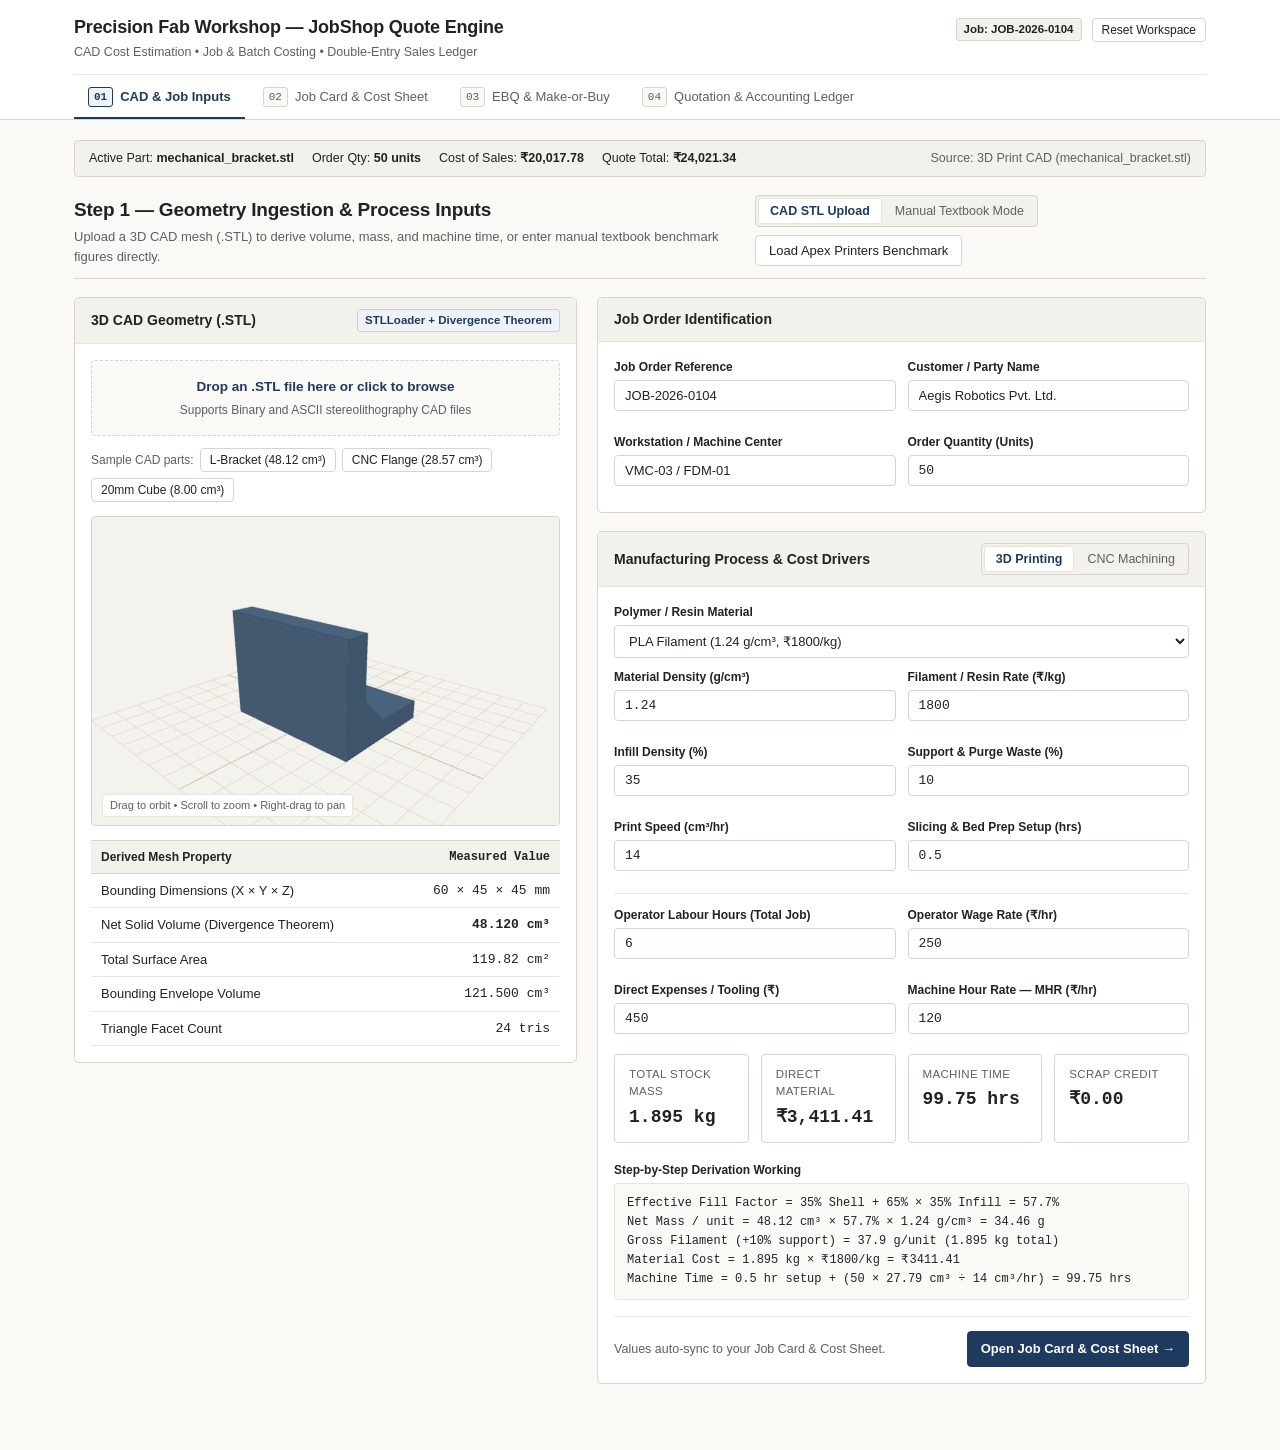
<file: index.html>
<!DOCTYPE html>
<html lang="en">
<head>
  <meta charset="UTF-8">
  <meta name="viewport" content="width=device-width, initial-scale=1.0">
  <title>Step 1: CAD &amp; Job Inputs — JobShop Quote Engine</title>
  <link rel="icon" type="image/svg+xml" href="data:image/svg+xml,<svg xmlns='http://www.w3.org/2000/svg' viewBox='0 0 24 24' fill='%231E3A5F'><rect width='24' height='24' rx='4'/><text x='50%25' y='56%25' dominant-baseline='middle' text-anchor='middle' fill='%23FAF9F6' font-family='monospace' font-size='12' font-weight='bold'>JS</text></svg>">
  <link rel="stylesheet" href="assets/css/styles.css">
</head>
<body>
  <header id="app-header" class="site-header"></header>

  <main class="page-container">
    <div id="job-status-bar" class="job-status-bar"></div>

    <div class="page-intro">
      <div>
        <h2>Step 1 &mdash; Geometry Ingestion &amp; Process Inputs</h2>
        <p>Upload a 3D CAD mesh (.STL) to derive volume, mass, and machine time, or enter manual textbook benchmark figures directly.</p>
      </div>
      <div class="toolbar-actions">
        <div class="segmented" role="group" aria-label="Input Mode">
          <button type="button" id="btn-mode-stl" class="active">CAD STL Upload</button>
          <button type="button" id="btn-mode-manual">Manual Textbook Mode</button>
        </div>
        <button type="button" class="btn" data-preset="apex_printers">Load Apex Printers Benchmark</button>
      </div>
    </div>

    <div class="grid-2-wide-right">
      <!-- LEFT COLUMN: CAD VIEWER OR MANUAL REFERENCE -->
      <div>
        <div id="panel-stl-left" class="card">
          <div class="card-header">
            <h3>3D CAD Geometry (.STL)</h3>
            <span class="badge badge-navy">STLLoader + Divergence Theorem</span>
          </div>
          <div class="card-body">
            <div id="stl-dropzone" class="dropzone" tabindex="0">
              <div class="dropzone-title">Drop an .STL file here or click to browse</div>
              <div class="dropzone-sub">Supports Binary and ASCII stereolithography CAD files</div>
              <input type="file" id="stl-file-input" accept=".stl,.STL" style="display:none">
            </div>

            <div class="sample-strip">
              <span>Sample CAD parts:</span>
              <button type="button" class="btn btn-sm" data-sample-stl="mechanical_bracket.stl">L-Bracket (48.12 cm&sup3;)</button>
              <button type="button" class="btn btn-sm" data-sample-stl="cnc_flange_housing.stl">CNC Flange (28.57 cm&sup3;)</button>
              <button type="button" class="btn btn-sm" data-sample-stl="calibration_cube.stl">20mm Cube (8.00 cm&sup3;)</button>
            </div>

            <div id="stl-error" class="callout callout-rust" style="display:none;"></div>

            <div id="stl-viewport" class="viewport-box">
              <div class="viewport-caption">Drag to orbit &bull; Scroll to zoom &bull; Right-drag to pan</div>
            </div>

            <div class="table-wrap" style="margin-top: 14px;">
              <table class="sheet">
                <thead>
                  <tr>
                    <th>Derived Mesh Property</th>
                    <th class="num">Measured Value</th>
                  </tr>
                </thead>
                <tbody id="mesh-metrics-body"></tbody>
              </table>
            </div>
          </div>
        </div>

        <div id="panel-manual-left" class="card" style="display:none;">
          <div class="card-header">
            <h3>Manual Textbook Audit Mode</h3>
            <span class="badge badge-forest">Direct Entry</span>
          </div>
          <div class="card-body">
            <div class="callout">
              Use Manual Input Mode when verifying against plain numerical cost accounting problems (such as <strong>R. L. Gupta</strong>, <strong>M. N. Arora</strong>, or classroom exercises) where Direct Material, Direct Labour, and Machine Hours are already specified.
            </div>
            <div class="field">
              <label>Quick Classroom &amp; Textbook Presets</label>
              <div class="toolbar-actions" style="margin-top: 4px;">
                <button type="button" class="btn" data-preset="apex_printers">Apex Printers (1,000 Brochures &rarr; ₹13,860)</button>
                <button type="button" class="btn" data-preset="vibrant_threads">Vibrant Threads (20% Sales Margin &rarr; ₹2 Cr)</button>
              </div>
            </div>
            <div class="kpi-grid-3" style="margin-top: 16px;">
              <div class="kpi-tile">
                <div class="kpi-label">Prime Cost</div>
                <div class="kpi-value" id="man-preview-prime">₹0.00</div>
              </div>
              <div class="kpi-tile">
                <div class="kpi-label">Works Cost</div>
                <div class="kpi-value" id="man-preview-works">₹0.00</div>
              </div>
              <div class="kpi-tile">
                <div class="kpi-label">Est. Quote</div>
                <div class="kpi-value" id="man-preview-quote">₹0.00</div>
              </div>
            </div>
          </div>
        </div>
      </div>

      <!-- RIGHT COLUMN: JOB ORDER META + PROCESS PHYSICS -->
      <div>
        <div class="card">
          <div class="card-header">
            <h3>Job Order Identification</h3>
          </div>
          <div class="card-body">
            <div class="form-grid">
              <div class="field">
                <label for="inp-job-id">Job Order Reference</label>
                <input type="text" id="inp-job-id">
              </div>
              <div class="field">
                <label for="inp-customer">Customer / Party Name</label>
                <input type="text" id="inp-customer">
              </div>
              <div class="field">
                <label for="inp-machine-center">Workstation / Machine Center</label>
                <input type="text" id="inp-machine-center">
              </div>
              <div class="field">
                <label for="inp-qty">Order Quantity (Units)</label>
                <input type="number" id="inp-qty" min="1" step="1">
              </div>
            </div>
          </div>
        </div>

        <!-- CAD PROCESS INPUTS -->
        <div id="panel-cad-process" class="card">
          <div class="card-header">
            <h3>Manufacturing Process &amp; Cost Drivers</h3>
            <div class="segmented" role="group" aria-label="Workshop Process">
              <button type="button" id="btn-proc-print" class="active">3D Printing</button>
              <button type="button" id="btn-proc-cnc">CNC Machining</button>
            </div>
          </div>
          <div class="card-body">
            <div id="fields-printing">
              <div class="field">
                <label for="sel-print-material">Polymer / Resin Material</label>
                <select id="sel-print-material"></select>
              </div>
              <div class="form-grid">
                <div class="field">
                  <label for="inp-print-density">Material Density (g/cm&sup3;)</label>
                  <input type="number" id="inp-print-density" step="0.01" min="0.1">
                </div>
                <div class="field">
                  <label for="inp-print-rate">Filament / Resin Rate (₹/kg)</label>
                  <input type="number" id="inp-print-rate" step="10" min="0">
                </div>
                <div class="field">
                  <label for="inp-infill">Infill Density (%)</label>
                  <input type="number" id="inp-infill" step="5" min="5" max="100">
                </div>
                <div class="field">
                  <label for="inp-support">Support &amp; Purge Waste (%)</label>
                  <input type="number" id="inp-support" step="1" min="0" max="100">
                </div>
                <div class="field">
                  <label for="inp-dep-rate">Print Speed (cm&sup3;/hr)</label>
                  <input type="number" id="inp-dep-rate" step="1" min="1">
                </div>
                <div class="field">
                  <label for="inp-print-setup">Slicing &amp; Bed Prep Setup (hrs)</label>
                  <input type="number" id="inp-print-setup" step="0.1" min="0">
                </div>
              </div>
            </div>

            <div id="fields-cnc" style="display:none;">
              <div class="field">
                <label for="sel-cnc-material">Raw Stock Billet Material</label>
                <select id="sel-cnc-material"></select>
              </div>
              <div class="form-grid">
                <div class="field">
                  <label for="inp-cnc-density">Alloy Density (g/cm&sup3;)</label>
                  <input type="number" id="inp-cnc-density" step="0.01" min="0.1">
                </div>
                <div class="field">
                  <label for="inp-cnc-rate">Billet Stock Rate (₹/kg)</label>
                  <input type="number" id="inp-cnc-rate" step="10" min="0">
                </div>
                <div class="field">
                  <label for="inp-cnc-scrap">Chip Scrap Recovery (₹/kg)</label>
                  <input type="number" id="inp-cnc-scrap" step="5" min="0">
                </div>
                <div class="field">
                  <label for="inp-cnc-allowance">Stock Billet Allowance (mm)</label>
                  <input type="number" id="inp-cnc-allowance" step="1" min="0">
                </div>
                <div class="field">
                  <label for="inp-cnc-mrr">Metal Removal Rate (cm&sup3;/hr)</label>
                  <input type="number" id="inp-cnc-mrr" step="1" min="1">
                </div>
                <div class="field">
                  <label for="inp-cnc-setup">CAM &amp; Fixture Setup (hrs)</label>
                  <input type="number" id="inp-cnc-setup" step="0.1" min="0">
                </div>
              </div>
            </div>

            <hr style="border:0; border-top:1px solid var(--border-light); margin: 12px 0;">

            <div class="form-grid">
              <div class="field">
                <label for="inp-labour-hrs">Operator Labour Hours (Total Job)</label>
                <input type="number" id="inp-labour-hrs" step="0.5" min="0">
              </div>
              <div class="field">
                <label for="inp-labour-rate">Operator Wage Rate (₹/hr)</label>
                <input type="number" id="inp-labour-rate" step="10" min="0">
              </div>
              <div class="field">
                <label for="inp-direct-exp">Direct Expenses / Tooling (₹)</label>
                <input type="number" id="inp-direct-exp" step="10" min="0">
              </div>
              <div class="field">
                <label for="inp-mhr">Machine Hour Rate — MHR (₹/hr)</label>
                <input type="number" id="inp-mhr" step="5" min="0">
              </div>
            </div>

            <div class="kpi-grid" style="margin-top: 10px;">
              <div class="kpi-tile">
                <div class="kpi-label">Total Stock Mass</div>
                <div class="kpi-value" id="out-mass-kg">0.000 kg</div>
              </div>
              <div class="kpi-tile">
                <div class="kpi-label">Direct Material</div>
                <div class="kpi-value" id="out-mat-cost">₹0.00</div>
              </div>
              <div class="kpi-tile">
                <div class="kpi-label">Machine Time</div>
                <div class="kpi-value" id="out-mach-hrs">0.00 hrs</div>
              </div>
              <div class="kpi-tile">
                <div class="kpi-label">Scrap Credit</div>
                <div class="kpi-value" id="out-scrap-credit">₹0.00</div>
              </div>
            </div>

            <div class="field" style="margin-top: 8px;">
              <label>Step-by-Step Derivation Working</label>
              <div id="cad-working-box" class="working-box"></div>
            </div>

            <div class="section-actions">
              <span class="muted-note">Values auto-sync to your Job Card &amp; Cost Sheet.</span>
              <a href="costing.html" class="btn btn-primary">Open Job Card &amp; Cost Sheet &rarr;</a>
            </div>
          </div>
        </div>

        <!-- MANUAL TEXTBOOK PROCESS INPUTS -->
        <div id="panel-manual-process" class="card" style="display:none;">
          <div class="card-header">
            <h3>Manual Direct Costs &amp; Machine Hours</h3>
          </div>
          <div class="card-body">
            <div class="form-grid">
              <div class="field">
                <label for="man-qty">Job Batch Quantity (Units)</label>
                <input type="number" id="man-qty" min="1" step="1">
              </div>
              <div class="field">
                <label for="man-dm">Direct Materials Consumed (₹)</label>
                <input type="number" id="man-dm" step="10" min="0">
              </div>
              <div class="field">
                <label for="man-scrap">Scrap Realized Credit (₹)</label>
                <input type="number" id="man-scrap" step="10" min="0">
              </div>
              <div class="field">
                <label for="man-de">Direct Expenses (₹)</label>
                <input type="number" id="man-de" step="10" min="0">
              </div>
              <div class="field">
                <label for="man-dl-hrs">Direct Labour Hours</label>
                <input type="number" id="man-dl-hrs" step="1" min="0">
              </div>
              <div class="field">
                <label for="man-dl-rate">Labour Wage Rate (₹/hr)</label>
                <input type="number" id="man-dl-rate" step="1" min="0">
              </div>
              <div class="field">
                <label for="man-mach-hrs">Machine Hours</label>
                <input type="number" id="man-mach-hrs" step="0.5" min="0">
              </div>
              <div class="field">
                <label for="man-mhr">Machine Hour Rate (₹/hr)</label>
                <input type="number" id="man-mhr" step="5" min="0">
              </div>
            </div>

            <div class="section-actions">
              <span class="muted-note">Configure overheads and profit on the next page.</span>
              <a href="costing.html" class="btn btn-primary">Open Job Card &amp; Cost Sheet &rarr;</a>
            </div>
          </div>
        </div>
      </div>
    </div>
  </main>

  <script src="assets/vendor/three.min.js"></script>
  <script src="assets/vendor/STLLoader.js"></script>
  <script src="assets/vendor/OrbitControls.js"></script>
  <script src="js/sample-models-data.js"></script>
  <script src="js/geometry-engine.js"></script>
  <script src="js/cost-engine.js"></script>
  <script src="js/state.js"></script>
  <script src="js/nav.js"></script>
  <script src="js/pages/page-input.js"></script>
</body>
</html>
</file>
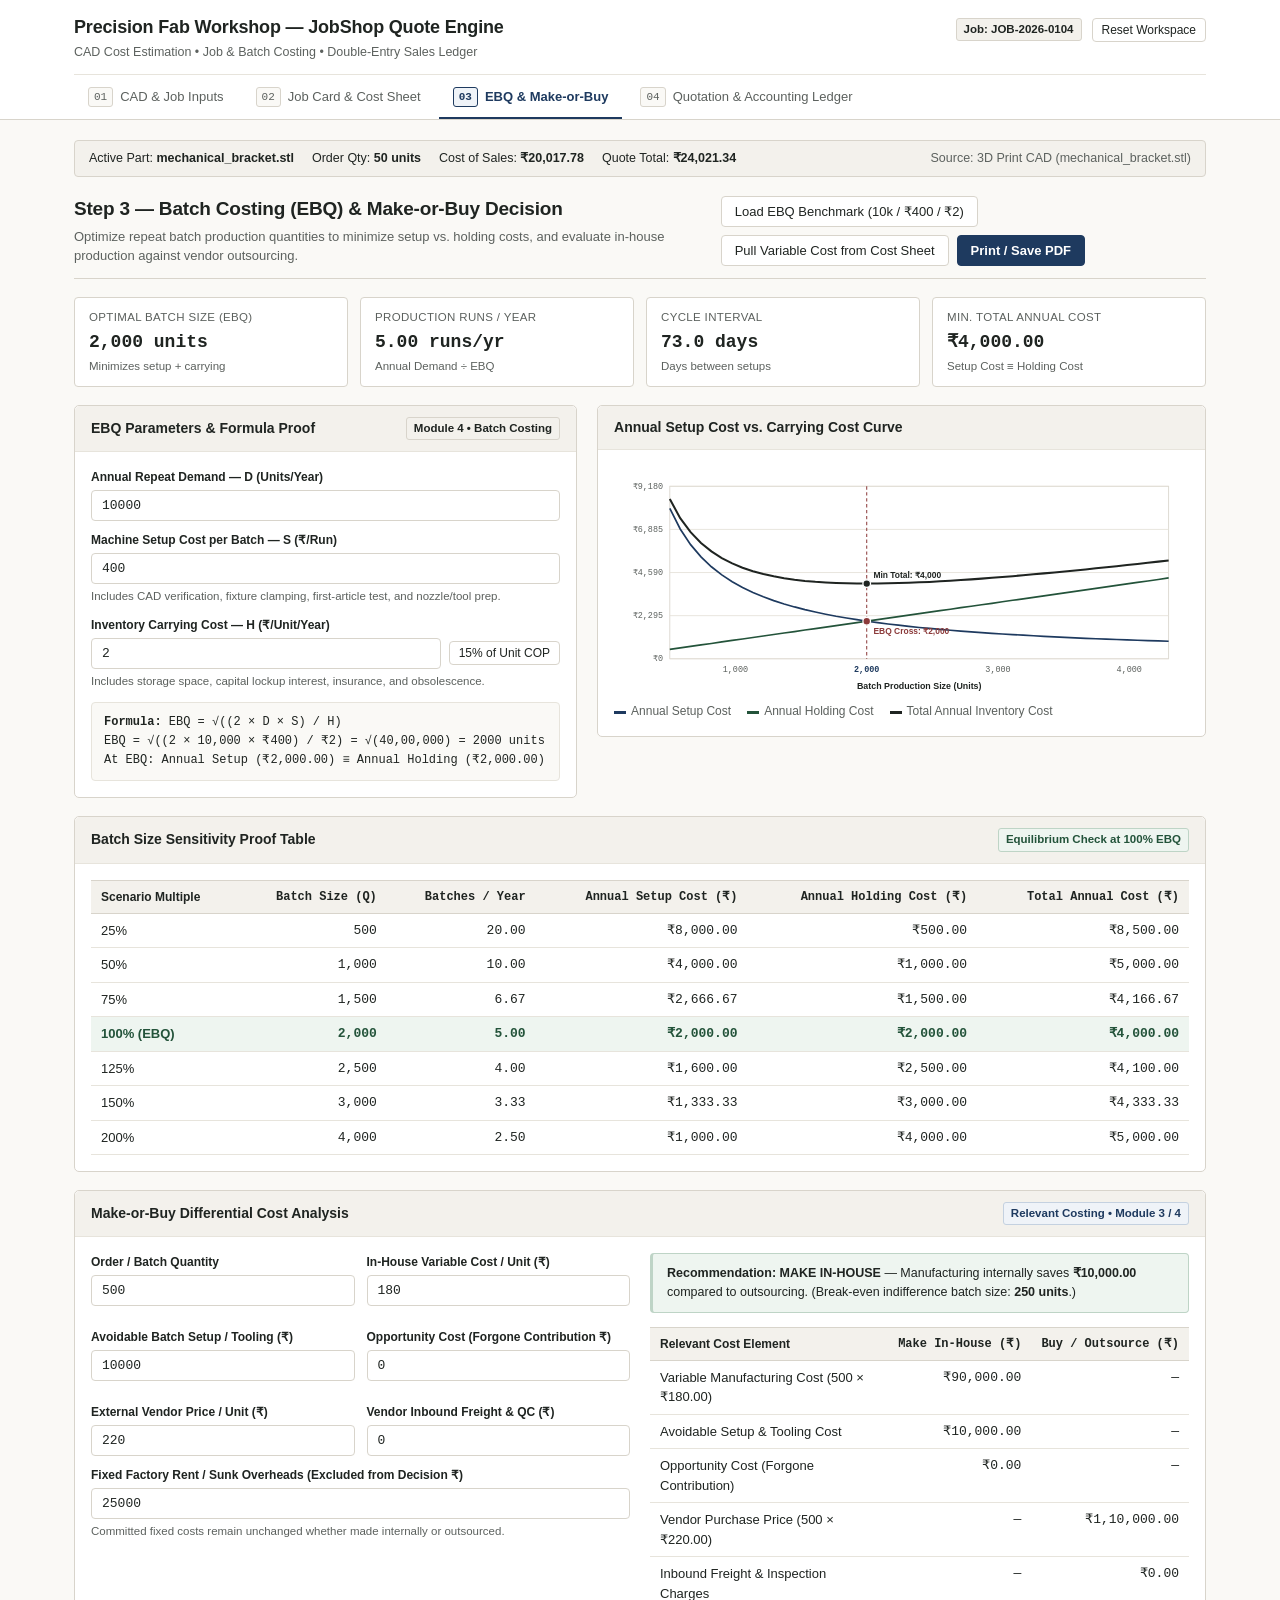
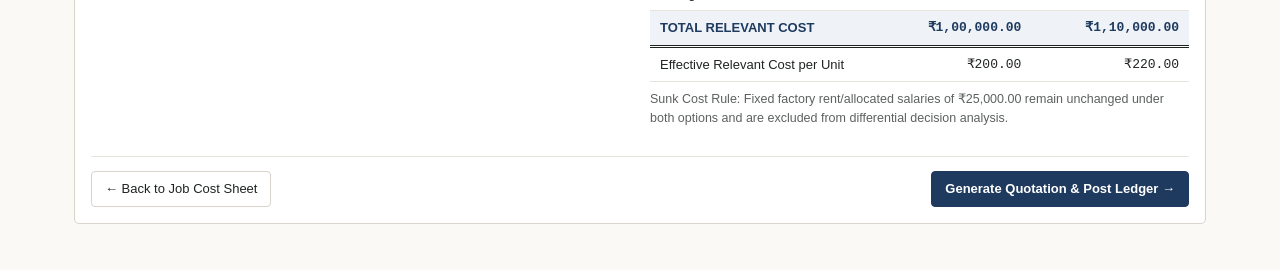
<file: batch.html>
<!DOCTYPE html>
<html lang="en">
<head>
  <meta charset="UTF-8">
  <meta name="viewport" content="width=device-width, initial-scale=1.0">
  <title>Step 3: EBQ &amp; Make-or-Buy — JobShop Quote Engine</title>
  <link rel="icon" type="image/svg+xml" href="data:image/svg+xml,<svg xmlns='http://www.w3.org/2000/svg' viewBox='0 0 24 24' fill='%231E3A5F'><rect width='24' height='24' rx='4'/><text x='50%25' y='56%25' dominant-baseline='middle' text-anchor='middle' fill='%23FAF9F6' font-family='monospace' font-size='12' font-weight='bold'>JS</text></svg>">
  <link rel="stylesheet" href="assets/css/styles.css">
</head>
<body>
  <header id="app-header" class="site-header"></header>

  <main class="page-container">
    <div id="job-status-bar" class="job-status-bar"></div>

    <div class="page-intro">
      <div>
        <h2>Step 3 &mdash; Batch Costing (EBQ) &amp; Make-or-Buy Decision</h2>
        <p>Optimize repeat batch production quantities to minimize setup vs. holding costs, and evaluate in-house production against vendor outsourcing.</p>
      </div>
      <div class="toolbar-actions">
        <button type="button" class="btn" id="btn-load-ebq-bench">Load EBQ Benchmark (10k / ₹400 / ₹2)</button>
        <button type="button" class="btn" id="btn-sync-from-costsheet">Pull Variable Cost from Cost Sheet</button>
        <button type="button" class="btn btn-primary" id="btn-print-batch">Print / Save PDF</button>
      </div>
    </div>

    <!-- PART A: ECONOMIC BATCH QUANTITY -->
    <div class="kpi-grid">
      <div class="kpi-tile">
        <div class="kpi-label">Optimal Batch Size (EBQ)</div>
        <div class="kpi-value" id="kpi-ebq">0 units</div>
        <div class="kpi-sub">Minimizes setup + carrying</div>
      </div>
      <div class="kpi-tile">
        <div class="kpi-label">Production Runs / Year</div>
        <div class="kpi-value" id="kpi-batches">0.00</div>
        <div class="kpi-sub">Annual Demand &divide; EBQ</div>
      </div>
      <div class="kpi-tile">
        <div class="kpi-label">Cycle Interval</div>
        <div class="kpi-value" id="kpi-cycle">0 days</div>
        <div class="kpi-sub">Days between setups</div>
      </div>
      <div class="kpi-tile">
        <div class="kpi-label">Min. Total Annual Cost</div>
        <div class="kpi-value" id="kpi-ebq-cost">₹0.00</div>
        <div class="kpi-sub">Setup Cost &equiv; Holding Cost</div>
      </div>
    </div>

    <div class="grid-2-wide-right">
      <div class="card">
        <div class="card-header">
          <h3>EBQ Parameters &amp; Formula Proof</h3>
          <span class="badge">Module 4 &bull; Batch Costing</span>
        </div>
        <div class="card-body">
          <div class="field">
            <label for="ebq-demand">Annual Repeat Demand &mdash; D (Units/Year)</label>
            <input type="number" id="ebq-demand" min="1" step="100">
          </div>
          <div class="field">
            <label for="ebq-setup">Machine Setup Cost per Batch &mdash; S (₹/Run)</label>
            <input type="number" id="ebq-setup" min="1" step="25">
            <span class="field-hint">Includes CAD verification, fixture clamping, first-article test, and nozzle/tool prep.</span>
          </div>
          <div class="field">
            <label for="ebq-holding">Inventory Carrying Cost &mdash; H (₹/Unit/Year)</label>
            <div style="display:flex; gap:8px; align-items:center;">
              <input type="number" id="ebq-holding" min="0.1" step="0.5">
              <button type="button" class="btn btn-sm" id="btn-suggest-holding" style="white-space:nowrap;">15% of Unit COP</button>
            </div>
            <span class="field-hint">Includes storage space, capital lockup interest, insurance, and obsolescence.</span>
          </div>

          <div id="ebq-working" class="working-box" style="margin-top: 12px;"></div>
        </div>
      </div>

      <div class="card">
        <div class="card-header">
          <h3>Annual Setup Cost vs. Carrying Cost Curve</h3>
        </div>
        <div class="card-body">
          <div id="ebq-chart-container"></div>
          <div class="chart-legend">
            <span><span class="legend-swatch" style="background:#1E3A5F;"></span>Annual Setup Cost</span>
            <span><span class="legend-swatch" style="background:#23533A;"></span>Annual Holding Cost</span>
            <span><span class="legend-swatch" style="background:#1F2421;"></span>Total Annual Inventory Cost</span>
          </div>
        </div>
      </div>
    </div>

    <div class="card">
      <div class="card-header">
        <h3>Batch Size Sensitivity Proof Table</h3>
        <span class="badge badge-forest">Equilibrium Check at 100% EBQ</span>
      </div>
      <div class="card-body">
        <div class="table-wrap">
          <table class="sheet">
            <thead>
              <tr>
                <th>Scenario Multiple</th>
                <th class="num">Batch Size (Q)</th>
                <th class="num">Batches / Year</th>
                <th class="num">Annual Setup Cost (₹)</th>
                <th class="num">Annual Holding Cost (₹)</th>
                <th class="num">Total Annual Cost (₹)</th>
              </tr>
            </thead>
            <tbody id="ebq-sensitivity-tbody"></tbody>
          </table>
        </div>
      </div>
    </div>

    <!-- PART B: MAKE-OR-BUY DECISION ANALYSIS -->
    <div class="card">
      <div class="card-header">
        <h3>Make-or-Buy Differential Cost Analysis</h3>
        <span class="badge badge-navy">Relevant Costing &bull; Module 3 / 4</span>
      </div>
      <div class="card-body">
        <div class="grid-2">
          <div class="no-print">
            <div class="form-grid">
              <div class="field">
                <label for="mob-qty">Order / Batch Quantity</label>
                <input type="number" id="mob-qty" min="1" step="10">
              </div>
              <div class="field">
                <label for="mob-var-cost">In-House Variable Cost / Unit (₹)</label>
                <input type="number" id="mob-var-cost" min="0" step="5">
              </div>
              <div class="field">
                <label for="mob-setup">Avoidable Batch Setup / Tooling (₹)</label>
                <input type="number" id="mob-setup" min="0" step="100">
              </div>
              <div class="field">
                <label for="mob-opp">Opportunity Cost (Forgone Contribution ₹)</label>
                <input type="number" id="mob-opp" min="0" step="500">
              </div>
              <div class="field">
                <label for="mob-vendor-price">External Vendor Price / Unit (₹)</label>
                <input type="number" id="mob-vendor-price" min="0" step="5">
              </div>
              <div class="field">
                <label for="mob-vendor-freight">Vendor Inbound Freight &amp; QC (₹)</label>
                <input type="number" id="mob-vendor-freight" min="0" step="100">
              </div>
            </div>
            <div class="field">
              <label for="mob-sunk">Fixed Factory Rent / Sunk Overheads (Excluded from Decision ₹)</label>
              <input type="number" id="mob-sunk" min="0" step="500">
              <span class="field-hint">Committed fixed costs remain unchanged whether made internally or outsourced.</span>
            </div>
          </div>

          <div>
            <div id="mob-verdict-banner" class="callout"></div>
            <div class="table-wrap">
              <table class="sheet">
                <thead>
                  <tr>
                    <th>Relevant Cost Element</th>
                    <th class="num">Make In-House (₹)</th>
                    <th class="num">Buy / Outsource (₹)</th>
                  </tr>
                </thead>
                <tbody id="mob-table-body"></tbody>
              </table>
            </div>
            <p id="mob-sunk-note" class="muted-note" style="margin-top: 8px;"></p>
          </div>
        </div>

        <div class="section-actions">
          <a href="costing.html" class="btn">&larr; Back to Job Cost Sheet</a>
          <a href="ledger.html" class="btn btn-primary">Generate Quotation &amp; Post Ledger &rarr;</a>
        </div>
      </div>
    </div>
  </main>

  <script src="js/cost-engine.js"></script>
  <script src="js/batch-engine.js"></script>
  <script src="js/state.js"></script>
  <script src="js/nav.js"></script>
  <script src="js/pages/page-batch.js"></script>
</body>
</html>
</file>
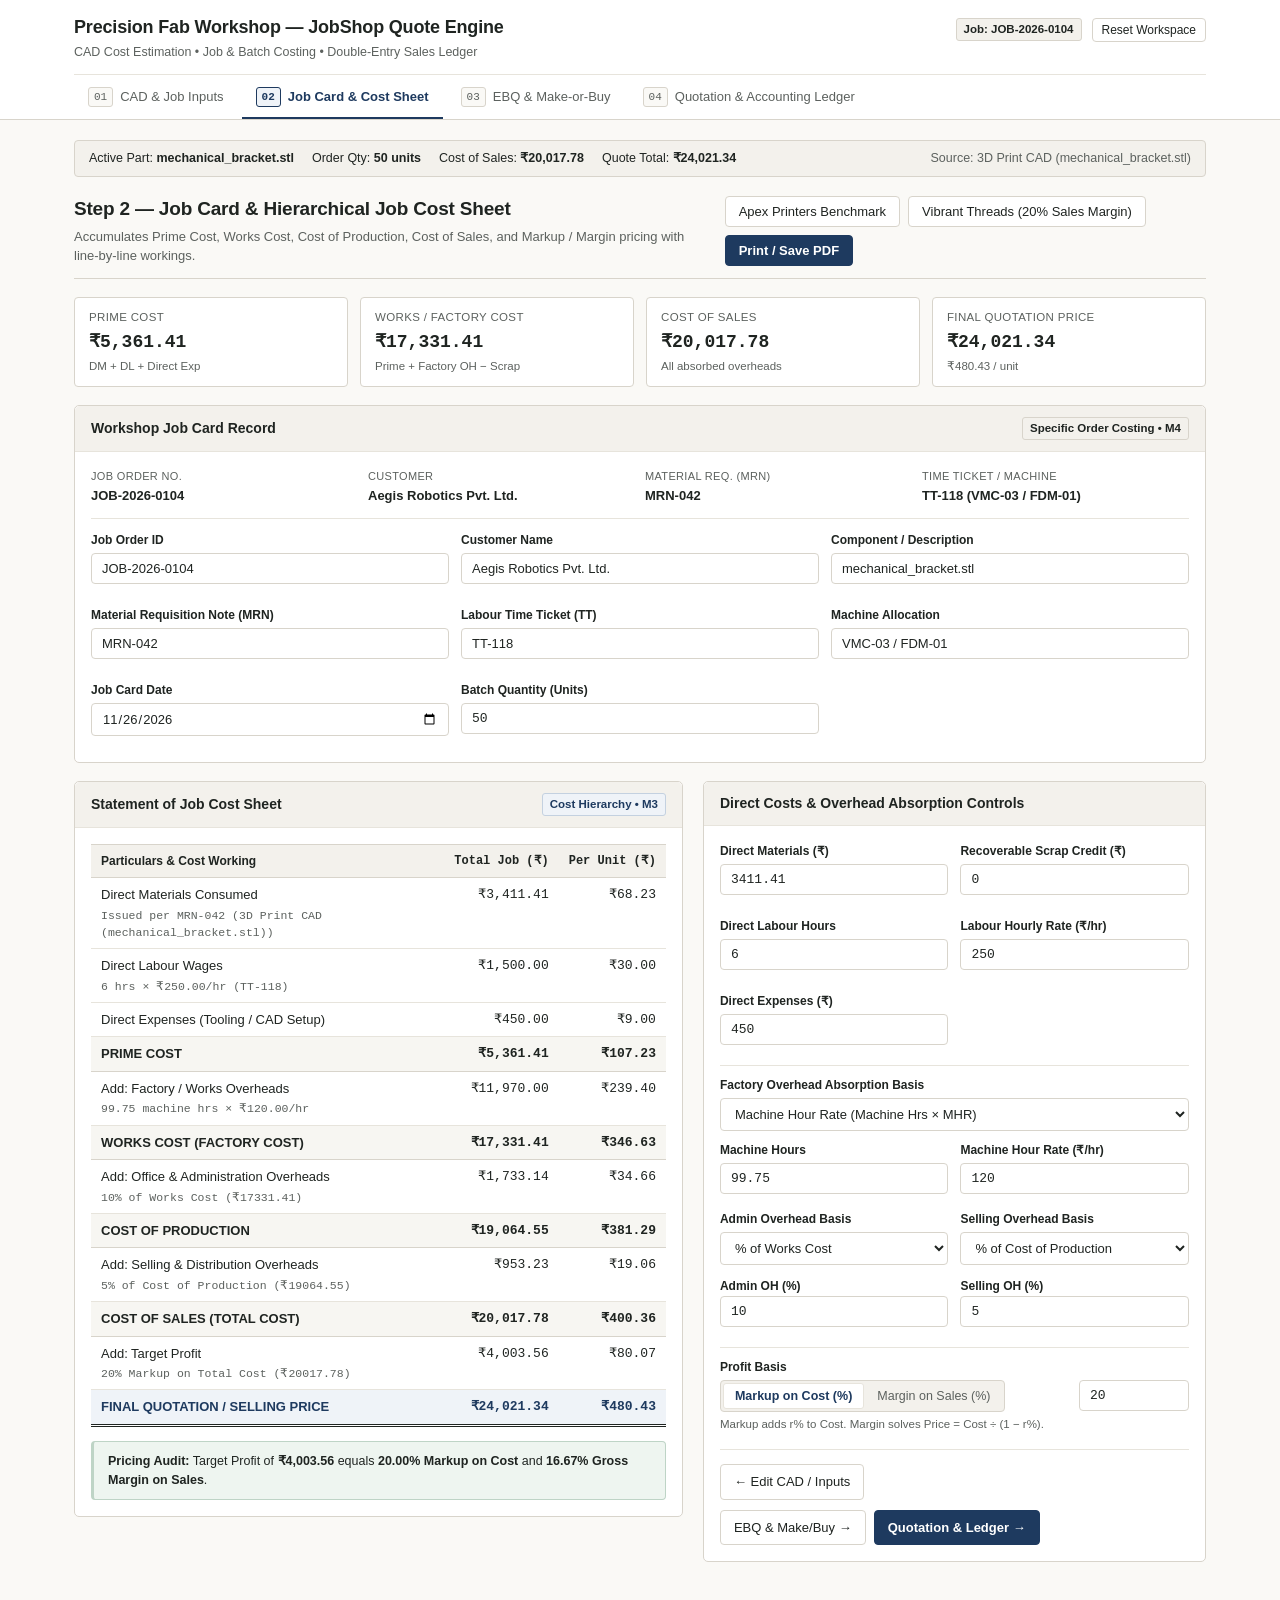
<file: costing.html>
<!DOCTYPE html>
<html lang="en">
<head>
  <meta charset="UTF-8">
  <meta name="viewport" content="width=device-width, initial-scale=1.0">
  <title>Step 2: Job Card &amp; Cost Sheet — JobShop Quote Engine</title>
  <link rel="icon" type="image/svg+xml" href="data:image/svg+xml,<svg xmlns='http://www.w3.org/2000/svg' viewBox='0 0 24 24' fill='%231E3A5F'><rect width='24' height='24' rx='4'/><text x='50%25' y='56%25' dominant-baseline='middle' text-anchor='middle' fill='%23FAF9F6' font-family='monospace' font-size='12' font-weight='bold'>JS</text></svg>">
  <link rel="stylesheet" href="assets/css/styles.css">
</head>
<body>
  <header id="app-header" class="site-header"></header>

  <main class="page-container">
    <div id="job-status-bar" class="job-status-bar"></div>

    <div class="page-intro">
      <div>
        <h2>Step 2 &mdash; Job Card &amp; Hierarchical Job Cost Sheet</h2>
        <p>Accumulates Prime Cost, Works Cost, Cost of Production, Cost of Sales, and Markup / Margin pricing with line-by-line workings.</p>
      </div>
      <div class="toolbar-actions">
        <button type="button" class="btn" data-preset="apex_printers">Apex Printers Benchmark</button>
        <button type="button" class="btn" data-preset="vibrant_threads">Vibrant Threads (20% Sales Margin)</button>
        <button type="button" class="btn btn-primary" id="btn-print-costing">Print / Save PDF</button>
      </div>
    </div>

    <div class="kpi-grid">
      <div class="kpi-tile">
        <div class="kpi-label">Prime Cost</div>
        <div class="kpi-value" id="kpi-prime">₹0.00</div>
        <div class="kpi-sub">DM + DL + Direct Exp</div>
      </div>
      <div class="kpi-tile">
        <div class="kpi-label">Works / Factory Cost</div>
        <div class="kpi-value" id="kpi-works">₹0.00</div>
        <div class="kpi-sub">Prime + Factory OH &minus; Scrap</div>
      </div>
      <div class="kpi-tile">
        <div class="kpi-label">Cost of Sales</div>
        <div class="kpi-value" id="kpi-total-cost">₹0.00</div>
        <div class="kpi-sub">All absorbed overheads</div>
      </div>
      <div class="kpi-tile">
        <div class="kpi-label">Final Quotation Price</div>
        <div class="kpi-value" id="kpi-quote">₹0.00</div>
        <div class="kpi-sub" id="kpi-unit-quote">₹0.00 / unit</div>
      </div>
    </div>

    <!-- JOB CARD HEADER RECORD -->
    <div class="card">
      <div class="card-header">
        <h3>Workshop Job Card Record</h3>
        <span class="badge">Specific Order Costing &bull; M4</span>
      </div>
      <div class="card-body">
        <div id="job-card-summary" class="job-card-meta"></div>

        <div class="form-grid-3 no-print">
          <div class="field">
            <label for="jc-job-id">Job Order ID</label>
            <input type="text" id="jc-job-id">
          </div>
          <div class="field">
            <label for="jc-customer">Customer Name</label>
            <input type="text" id="jc-customer">
          </div>
          <div class="field">
            <label for="jc-part">Component / Description</label>
            <input type="text" id="jc-part">
          </div>
          <div class="field">
            <label for="jc-mrn">Material Requisition Note (MRN)</label>
            <input type="text" id="jc-mrn">
          </div>
          <div class="field">
            <label for="jc-tt">Labour Time Ticket (TT)</label>
            <input type="text" id="jc-tt">
          </div>
          <div class="field">
            <label for="jc-machine">Machine Allocation</label>
            <input type="text" id="jc-machine">
          </div>
          <div class="field">
            <label for="jc-date">Job Card Date</label>
            <input type="date" id="jc-date">
          </div>
          <div class="field">
            <label for="jc-qty">Batch Quantity (Units)</label>
            <input type="number" id="jc-qty" min="1" step="1">
          </div>
        </div>
      </div>
    </div>

    <div class="grid-2-wide-left">
      <!-- LEFT: HIERARCHICAL COST SHEET STATEMENT -->
      <div>
        <div class="card">
          <div class="card-header">
            <h3>Statement of Job Cost Sheet</h3>
            <span class="badge badge-navy">Cost Hierarchy &bull; M3</span>
          </div>
          <div class="card-body">
            <div class="table-wrap">
              <table class="sheet">
                <thead>
                  <tr>
                    <th>Particulars &amp; Cost Working</th>
                    <th class="num">Total Job (₹)</th>
                    <th class="num">Per Unit (₹)</th>
                  </tr>
                </thead>
                <tbody id="cost-sheet-tbody"></tbody>
              </table>
            </div>
            <div id="profit-audit-note" class="callout callout-forest" style="margin-top: 14px; margin-bottom: 0;"></div>
          </div>
        </div>
      </div>

      <!-- RIGHT: COST & OVERHEAD PARAMETERS -->
      <div class="no-print">
        <div class="card">
          <div class="card-header">
            <h3>Direct Costs &amp; Overhead Absorption Controls</h3>
          </div>
          <div class="card-body">
            <div class="form-grid">
              <div class="field">
                <label for="cs-dm">Direct Materials (₹)</label>
                <input type="number" id="cs-dm" step="10" min="0">
              </div>
              <div class="field">
                <label for="cs-scrap">Recoverable Scrap Credit (₹)</label>
                <input type="number" id="cs-scrap" step="5" min="0">
              </div>
              <div class="field">
                <label for="cs-dl-hrs">Direct Labour Hours</label>
                <input type="number" id="cs-dl-hrs" step="0.5" min="0">
              </div>
              <div class="field">
                <label for="cs-dl-rate">Labour Hourly Rate (₹/hr)</label>
                <input type="number" id="cs-dl-rate" step="5" min="0">
              </div>
              <div class="field">
                <label for="cs-de">Direct Expenses (₹)</label>
                <input type="number" id="cs-de" step="10" min="0">
              </div>
            </div>

            <hr style="border:0; border-top:1px solid var(--border-light); margin: 10px 0;">

            <div class="field">
              <label for="cs-foh-mode">Factory Overhead Absorption Basis</label>
              <select id="cs-foh-mode">
                <option value="mhr">Machine Hour Rate (Machine Hrs &times; MHR)</option>
                <option value="pct_dl">Percentage of Direct Labour (%)</option>
                <option value="fixed">Fixed Factory Overhead Amount (₹)</option>
              </select>
            </div>
            <div id="foh-mhr-fields" class="form-grid">
              <div class="field">
                <label for="cs-mach-hrs">Machine Hours</label>
                <input type="number" id="cs-mach-hrs" step="0.5" min="0">
              </div>
              <div class="field">
                <label for="cs-mhr">Machine Hour Rate (₹/hr)</label>
                <input type="number" id="cs-mhr" step="5" min="0">
              </div>
            </div>
            <div id="foh-pct-field" class="field" style="display:none;">
              <label for="cs-foh-pct">Factory Overhead (% of Direct Labour)</label>
              <input type="number" id="cs-foh-pct" step="1" min="0">
            </div>
            <div id="foh-fixed-field" class="field" style="display:none;">
              <label for="cs-foh-fixed">Fixed Factory Overheads (₹)</label>
              <input type="number" id="cs-foh-fixed" step="50" min="0">
            </div>

            <div class="form-grid" style="margin-top: 6px;">
              <div>
                <div class="field">
                  <label for="cs-aoh-mode">Admin Overhead Basis</label>
                  <select id="cs-aoh-mode">
                    <option value="pct_works">% of Works Cost</option>
                    <option value="fixed">Fixed Amount (₹)</option>
                  </select>
                </div>
                <div id="aoh-pct-field" class="field">
                  <label for="cs-aoh-pct">Admin OH (%)</label>
                  <input type="number" id="cs-aoh-pct" step="1" min="0">
                </div>
                <div id="aoh-fixed-field" class="field" style="display:none;">
                  <label for="cs-aoh-fixed">Admin OH Fixed (₹)</label>
                  <input type="number" id="cs-aoh-fixed" step="50" min="0">
                </div>
              </div>

              <div>
                <div class="field">
                  <label for="cs-soh-mode">Selling Overhead Basis</label>
                  <select id="cs-soh-mode">
                    <option value="pct_cop">% of Cost of Production</option>
                    <option value="pct_works">% of Works Cost</option>
                    <option value="fixed">Fixed Amount (₹)</option>
                  </select>
                </div>
                <div id="soh-pct-field" class="field">
                  <label for="cs-soh-pct">Selling OH (%)</label>
                  <input type="number" id="cs-soh-pct" step="1" min="0">
                </div>
                <div id="soh-fixed-field" class="field" style="display:none;">
                  <label for="cs-soh-fixed">Selling OH Fixed (₹)</label>
                  <input type="number" id="cs-soh-fixed" step="50" min="0">
                </div>
              </div>
            </div>

            <hr style="border:0; border-top:1px solid var(--border-light); margin: 10px 0;">

            <div class="field">
              <label>Profit Basis</label>
              <div style="display:flex; justify-content:space-between; align-items:center; gap:10px;">
                <div class="segmented">
                  <button type="button" id="btn-profit-markup" class="active">Markup on Cost (%)</button>
                  <button type="button" id="btn-profit-margin">Margin on Sales (%)</button>
                </div>
                <input type="number" id="cs-profit-pct" step="1" min="0" max="99" style="width: 110px;">
              </div>
              <span class="field-hint">Markup adds r% to Cost. Margin solves Price = Cost &divide; (1 &minus; r%).</span>
            </div>

            <div class="section-actions">
              <a href="index.html" class="btn">&larr; Edit CAD / Inputs</a>
              <div style="display:flex; gap:8px;">
                <a href="batch.html" class="btn">EBQ &amp; Make/Buy &rarr;</a>
                <a href="ledger.html" class="btn btn-primary">Quotation &amp; Ledger &rarr;</a>
              </div>
            </div>
          </div>
        </div>
      </div>
    </div>
  </main>

  <script src="js/cost-engine.js"></script>
  <script src="js/state.js"></script>
  <script src="js/nav.js"></script>
  <script src="js/pages/page-costing.js"></script>
</body>
</html>
</file>
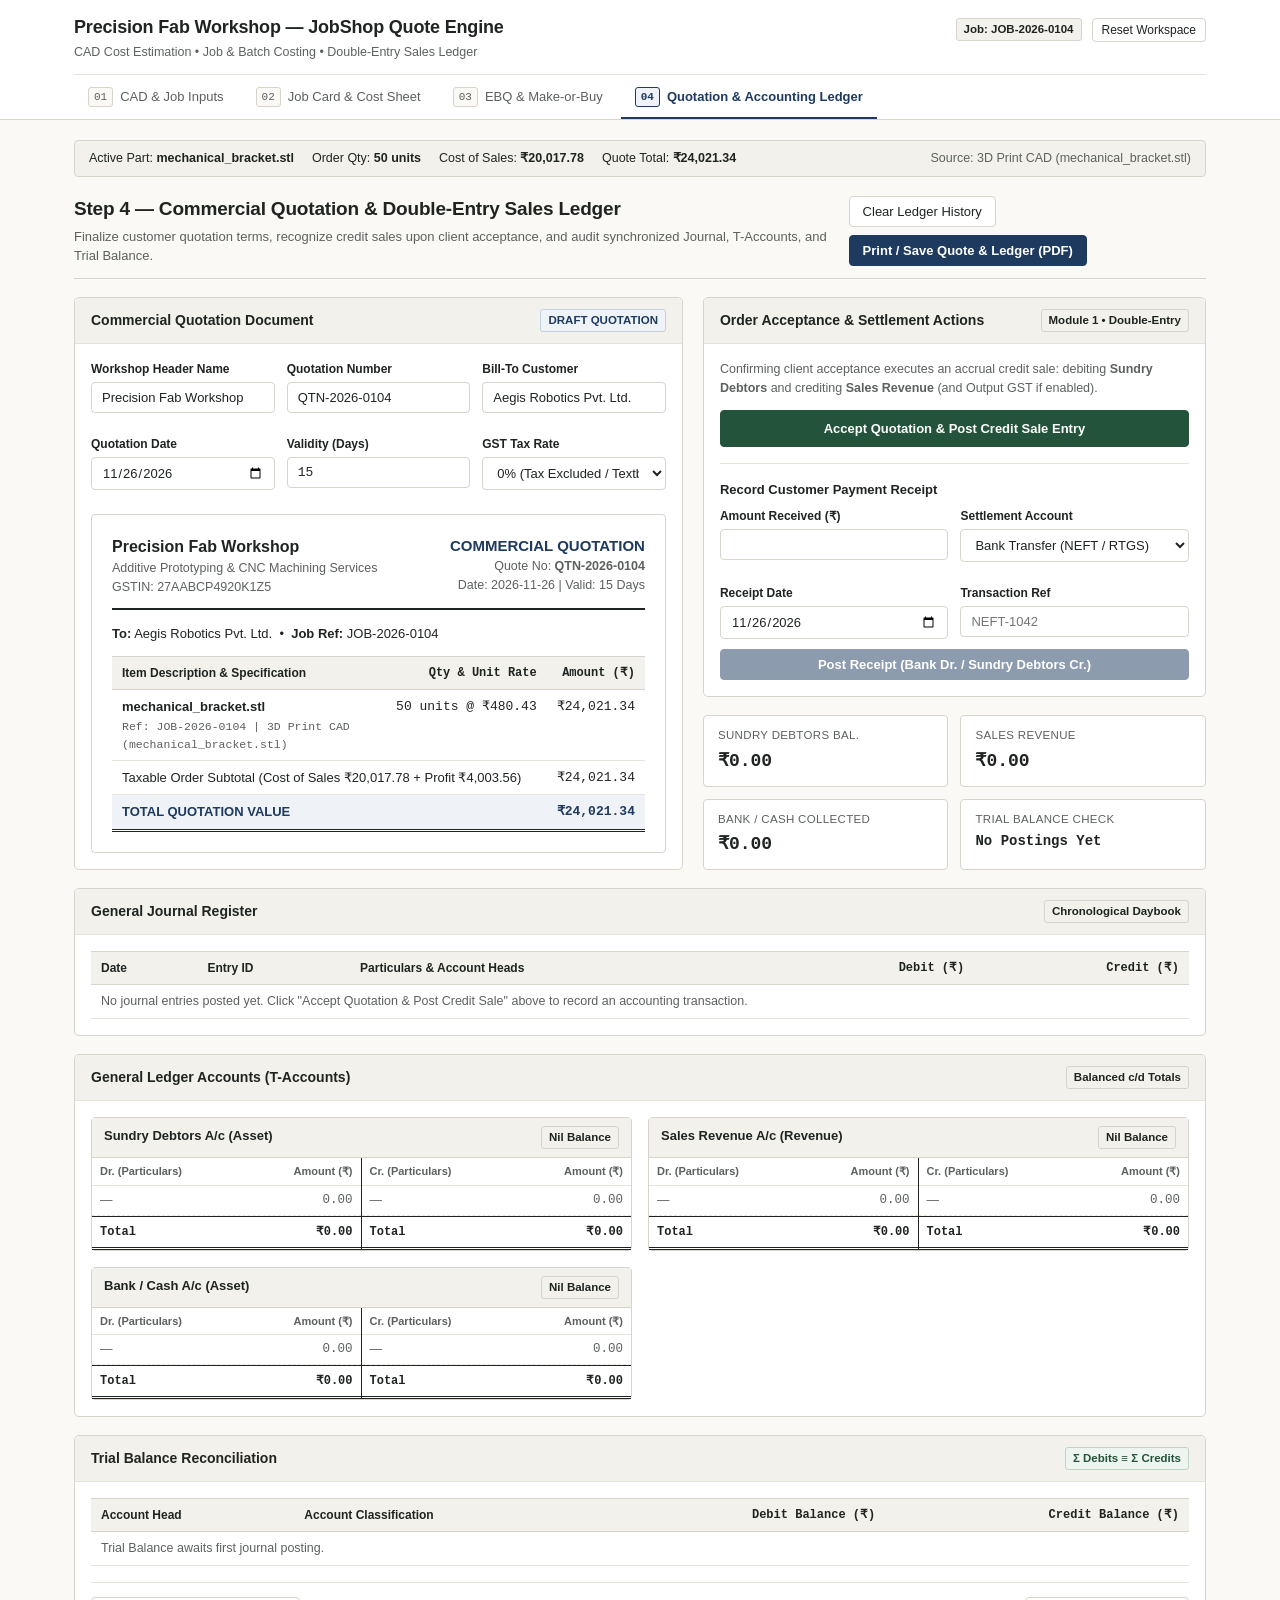
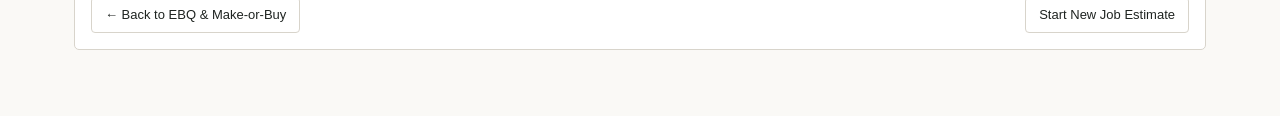
<file: ledger.html>
<!DOCTYPE html>
<html lang="en">
<head>
  <meta charset="UTF-8">
  <meta name="viewport" content="width=device-width, initial-scale=1.0">
  <title>Step 4: Quotation &amp; Accounting Ledger — JobShop Quote Engine</title>
  <link rel="icon" type="image/svg+xml" href="data:image/svg+xml,<svg xmlns='http://www.w3.org/2000/svg' viewBox='0 0 24 24' fill='%231E3A5F'><rect width='24' height='24' rx='4'/><text x='50%25' y='56%25' dominant-baseline='middle' text-anchor='middle' fill='%23FAF9F6' font-family='monospace' font-size='12' font-weight='bold'>JS</text></svg>">
  <link rel="stylesheet" href="assets/css/styles.css">
</head>
<body>
  <header id="app-header" class="site-header"></header>

  <main class="page-container">
    <div id="job-status-bar" class="job-status-bar"></div>

    <div class="page-intro">
      <div>
        <h2>Step 4 &mdash; Commercial Quotation &amp; Double-Entry Sales Ledger</h2>
        <p>Finalize customer quotation terms, recognize credit sales upon client acceptance, and audit synchronized Journal, T-Accounts, and Trial Balance.</p>
      </div>
      <div class="toolbar-actions">
        <button type="button" class="btn" id="btn-clear-ledger">Clear Ledger History</button>
        <button type="button" class="btn btn-primary" id="btn-print-ledger">Print / Save Quote &amp; Ledger (PDF)</button>
      </div>
    </div>

    <div id="ledger-feedback" class="callout" style="display:none;"></div>

    <!-- TOP ROW: COMMERCIAL QUOTATION + ACCOUNTING EVENT TRIGGERS -->
    <div class="grid-2-wide-left">
      <div class="card">
        <div class="card-header">
          <h3>Commercial Quotation Document</h3>
          <span id="quote-accept-status" class="badge badge-navy">DRAFT QUOTATION</span>
        </div>
        <div class="card-body">
          <div class="form-grid-3 no-print" style="margin-bottom: 14px;">
            <div class="field">
              <label for="qtn-workshop-name">Workshop Header Name</label>
              <input type="text" id="qtn-workshop-name">
            </div>
            <div class="field">
              <label for="qtn-id">Quotation Number</label>
              <input type="text" id="qtn-id">
            </div>
            <div class="field">
              <label for="qtn-customer">Bill-To Customer</label>
              <input type="text" id="qtn-customer">
            </div>
            <div class="field">
              <label for="qtn-date">Quotation Date</label>
              <input type="date" id="qtn-date">
            </div>
            <div class="field">
              <label for="qtn-validity">Validity (Days)</label>
              <input type="number" id="qtn-validity" min="1" step="1">
            </div>
            <div class="field">
              <label for="qtn-gst-rate">GST Tax Rate</label>
              <select id="qtn-gst-rate">
                <option value="0">0% (Tax Excluded / Textbook Benchmark)</option>
                <option value="5">5% GST</option>
                <option value="12">12% GST</option>
                <option value="18">18% GST</option>
              </select>
            </div>
          </div>

          <div class="quote-paper">
            <div class="quote-top">
              <div>
                <div style="font-size: 16px; font-weight: 700;" id="qtn-display-workshop">Precision Fab Workshop</div>
                <div class="muted-note" id="qtn-display-tagline">Additive Prototyping &amp; CNC Machining Services</div>
                <div class="muted-note" id="qtn-display-gstin"></div>
              </div>
              <div style="text-align: right;">
                <div style="font-size: 15px; font-weight: 700; color: var(--ink-navy);">COMMERCIAL QUOTATION</div>
                <div class="muted-note">Quote No: <strong id="qtn-display-id"></strong></div>
                <div class="muted-note">Date: <span id="qtn-display-date"></span> | Valid: <span id="qtn-display-valid"></span></div>
              </div>
            </div>

            <div style="margin-bottom: 12px; font-size: 13px;">
              <strong>To:</strong> <span id="qtn-display-customer"></span> &nbsp;&bull;&nbsp;
              <strong>Job Ref:</strong> <span id="qtn-display-job"></span>
            </div>

            <div class="table-wrap">
              <table class="sheet">
                <thead>
                  <tr>
                    <th>Item Description &amp; Specification</th>
                    <th class="num">Qty &amp; Unit Rate</th>
                    <th class="num">Amount (₹)</th>
                  </tr>
                </thead>
                <tbody id="qtn-items-body"></tbody>
              </table>
            </div>
          </div>
        </div>
      </div>

      <!-- ACCOUNTING DISPATCH ACTIONS -->
      <div class="no-print">
        <div class="card">
          <div class="card-header">
            <h3>Order Acceptance &amp; Settlement Actions</h3>
            <span class="badge">Module 1 &bull; Double-Entry</span>
          </div>
          <div class="card-body">
            <p class="muted-note" style="margin-top:0;">
              Confirming client acceptance executes an accrual credit sale: debiting <strong>Sundry Debtors</strong> and crediting <strong>Sales Revenue</strong> (and Output GST if enabled).
            </p>
            <button type="button" id="btn-accept-quote" class="btn btn-success" style="width: 100%; padding: 10px;">
              Accept Quotation &amp; Post Credit Sale Entry
            </button>

            <hr style="border:0; border-top:1px solid var(--border-light); margin: 16px 0;">

            <h4 style="margin: 0 0 8px 0; font-size: 13px;">Record Customer Payment Receipt</h4>
            <div class="form-grid">
              <div class="field">
                <label for="rcpt-amount">Amount Received (₹)</label>
                <input type="number" id="rcpt-amount" step="0.01" min="0.01">
              </div>
              <div class="field">
                <label for="rcpt-mode">Settlement Account</label>
                <select id="rcpt-mode">
                  <option value="NEFT / Bank Transfer">Bank Transfer (NEFT / RTGS)</option>
                  <option value="Cheque">Bank Cheque</option>
                  <option value="Cash">Cash Receipt</option>
                </select>
              </div>
              <div class="field">
                <label for="rcpt-date">Receipt Date</label>
                <input type="date" id="rcpt-date">
              </div>
              <div class="field">
                <label for="rcpt-ref">Transaction Ref</label>
                <input type="text" id="rcpt-ref" placeholder="NEFT-1042">
              </div>
            </div>
            <button type="button" id="btn-post-receipt" class="btn btn-primary" style="width: 100%;">
              Post Receipt (Bank Dr. / Sundry Debtors Cr.)
            </button>
          </div>
        </div>

        <div class="kpi-grid" style="grid-template-columns: 1fr 1fr; margin-bottom: 0;">
          <div class="kpi-tile">
            <div class="kpi-label">Sundry Debtors Bal.</div>
            <div class="kpi-value" id="kpi-debtors">₹0.00</div>
          </div>
          <div class="kpi-tile">
            <div class="kpi-label">Sales Revenue</div>
            <div class="kpi-value" id="kpi-sales">₹0.00</div>
          </div>
          <div class="kpi-tile">
            <div class="kpi-label">Bank / Cash Collected</div>
            <div class="kpi-value" id="kpi-cash">₹0.00</div>
          </div>
          <div class="kpi-tile">
            <div class="kpi-label">Trial Balance Check</div>
            <div class="kpi-value" style="font-size: 14px;" id="kpi-tb-status">No Postings</div>
          </div>
        </div>
      </div>
    </div>

    <!-- JOURNAL ENTRIES TABLE -->
    <div class="card">
      <div class="card-header">
        <h3>General Journal Register</h3>
        <span class="badge">Chronological Daybook</span>
      </div>
      <div class="card-body">
        <div class="table-wrap">
          <table class="sheet">
            <thead>
              <tr>
                <th>Date</th>
                <th>Entry ID</th>
                <th>Particulars &amp; Account Heads</th>
                <th class="num">Debit (₹)</th>
                <th class="num">Credit (₹)</th>
              </tr>
            </thead>
            <tbody id="journal-tbody"></tbody>
          </table>
        </div>
      </div>
    </div>

    <!-- T-ACCOUNTS GRID -->
    <div class="card">
      <div class="card-header">
        <h3>General Ledger Accounts (T-Accounts)</h3>
        <span class="badge">Balanced c/d Totals</span>
      </div>
      <div class="card-body">
        <div id="t-accounts-container" class="t-accounts-grid"></div>
      </div>
    </div>

    <!-- TRIAL BALANCE RECONCILIATION -->
    <div class="card">
      <div class="card-header">
        <h3>Trial Balance Reconciliation</h3>
        <span class="badge badge-forest">&Sigma; Debits &equiv; &Sigma; Credits</span>
      </div>
      <div class="card-body">
        <div class="table-wrap">
          <table class="sheet">
            <thead>
              <tr>
                <th>Account Head</th>
                <th>Account Classification</th>
                <th class="num">Debit Balance (₹)</th>
                <th class="num">Credit Balance (₹)</th>
              </tr>
            </thead>
            <tbody id="trial-balance-tbody"></tbody>
          </table>
        </div>
        <div class="section-actions">
          <a href="batch.html" class="btn">&larr; Back to EBQ &amp; Make-or-Buy</a>
          <a href="index.html" class="btn">Start New Job Estimate</a>
        </div>
      </div>
    </div>
  </main>

  <script src="js/cost-engine.js"></script>
  <script src="js/ledger-engine.js"></script>
  <script src="js/state.js"></script>
  <script src="js/nav.js"></script>
  <script src="js/pages/page-ledger.js"></script>
</body>
</html>
</file>
<file: assets/css/styles.css>
/*
 * JobShop Quote Engine — Warm Paper & Ink Accounting Desk Design System
 * Clean archival surfaces, crisp borders, muted ink accents, print-ready statements.
 */

:root {
  --bg-page: #FAF9F6;
  --bg-card: #FFFFFF;
  --bg-subtle: #F3F1EC;
  --bg-hover: #ECE9E1;

  --text-main: #1F2421;
  --text-muted: #5C615E;
  --text-light: #787D7A;

  --border: #D8D4CB;
  --border-light: #E7E4DC;
  --border-strong: #1F2421;

  --ink-navy: #1E3A5F;
  --ink-navy-hover: #152A45;
  --ink-navy-bg: #EFF3F8;
  --ink-navy-border: #C4D1E0;

  --ink-forest: #23533A;
  --ink-forest-bg: #EEF5F0;
  --ink-forest-border: #BED4C6;

  --ink-rust: #8B3A3A;
  --ink-rust-bg: #FAF0F0;
  --ink-rust-border: #E0C2C2;

  --ink-amber: #7A581B;
  --ink-amber-bg: #FAF6EA;
  --ink-amber-border: #E2D3AF;

  --font-sans: -apple-system, BlinkMacSystemFont, "Segoe UI", Roboto, "Helvetica Neue", Arial, sans-serif;
  --font-mono: "SFMono-Regular", Consolas, "Liberation Mono", Menlo, ui-monospace, monospace;
}

*, *::before, *::after {
  box-sizing: border-box;
}

html, body {
  margin: 0;
  padding: 0;
  background-color: var(--bg-page);
  color: var(--text-main);
  font-family: var(--font-sans);
  font-size: 14px;
  line-height: 1.5;
  -webkit-font-smoothing: antialiased;
}

/* Header & Navigation */
.site-header {
  background-color: var(--bg-card);
  border-bottom: 1px solid var(--border);
}

.header-inner {
  max-width: 1180px;
  margin: 0 auto;
  padding: 14px 24px 0 24px;
}

.brand-row {
  display: flex;
  justify-content: space-between;
  align-items: baseline;
  gap: 16px;
  padding-bottom: 12px;
}

.brand-title {
  font-size: 18px;
  font-weight: 700;
  color: var(--text-main);
  letter-spacing: -0.01em;
  margin: 0;
}

.brand-subtitle {
  font-size: 12.5px;
  color: var(--text-muted);
  margin: 2px 0 0 0;
}

.header-meta {
  display: flex;
  align-items: center;
  gap: 10px;
  font-size: 12px;
  color: var(--text-muted);
}

.nav-tabs {
  display: flex;
  gap: 4px;
  overflow-x: auto;
  border-top: 1px solid var(--border-light);
  padding-top: 2px;
}

.nav-tab {
  display: inline-flex;
  align-items: center;
  gap: 7px;
  padding: 10px 14px;
  text-decoration: none;
  color: var(--text-muted);
  font-size: 13px;
  font-weight: 500;
  border-bottom: 2px solid transparent;
  white-space: nowrap;
}

.nav-tab:hover {
  color: var(--text-main);
  background-color: var(--bg-subtle);
}

.nav-tab.active {
  color: var(--ink-navy);
  font-weight: 600;
  border-bottom-color: var(--ink-navy);
  background-color: transparent;
}

.nav-step-num {
  display: inline-block;
  font-family: var(--font-mono);
  font-size: 11px;
  padding: 1px 5px;
  border: 1px solid var(--border);
  border-radius: 3px;
  color: var(--text-muted);
  background: var(--bg-page);
}

.nav-tab.active .nav-step-num {
  border-color: var(--ink-navy);
  color: var(--ink-navy);
  background: var(--ink-navy-bg);
}

/* Main Container */
.page-container {
  max-width: 1180px;
  margin: 0 auto;
  padding: 20px 24px 48px 24px;
}

.page-intro {
  display: flex;
  justify-content: space-between;
  align-items: flex-end;
  gap: 16px;
  margin-bottom: 18px;
  padding-bottom: 12px;
  border-bottom: 1px solid var(--border);
}

.page-intro h2 {
  margin: 0;
  font-size: 19px;
  font-weight: 700;
  color: var(--text-main);
  letter-spacing: -0.01em;
}

.page-intro p {
  margin: 3px 0 0 0;
  font-size: 13px;
  color: var(--text-muted);
}

.toolbar-actions {
  display: flex;
  flex-wrap: wrap;
  gap: 8px;
  align-items: center;
}

/* Status Bar */
.job-status-bar {
  display: flex;
  flex-wrap: wrap;
  justify-content: space-between;
  align-items: center;
  gap: 12px;
  background-color: var(--bg-subtle);
  border: 1px solid var(--border);
  border-radius: 4px;
  padding: 8px 14px;
  margin-bottom: 18px;
  font-size: 12.5px;
}

.status-group {
  display: flex;
  flex-wrap: wrap;
  gap: 18px;
  align-items: center;
}

.status-item strong {
  color: var(--text-main);
  font-weight: 600;
}

/* Grid & Panels */
.grid-2 {
  display: grid;
  grid-template-columns: 1fr 1fr;
  gap: 20px;
  align-items: start;
}

.grid-2-wide-right {
  display: grid;
  grid-template-columns: 0.95fr 1.15fr;
  gap: 20px;
  align-items: start;
}

.grid-2-wide-left {
  display: grid;
  grid-template-columns: 1.15fr 0.95fr;
  gap: 20px;
  align-items: start;
}

.card {
  background-color: var(--bg-card);
  border: 1px solid var(--border);
  border-radius: 5px;
  margin-bottom: 18px;
}

.card-header {
  padding: 11px 16px;
  border-bottom: 1px solid var(--border-light);
  background-color: var(--bg-subtle);
  display: flex;
  justify-content: space-between;
  align-items: center;
  gap: 10px;
  border-radius: 5px 5px 0 0;
}

.card-header h3 {
  margin: 0;
  font-size: 14px;
  font-weight: 600;
  color: var(--text-main);
}

.card-body {
  padding: 16px;
}

/* Forms & Inputs */
.form-grid {
  display: grid;
  grid-template-columns: 1fr 1fr;
  gap: 12px;
}

.form-grid-3 {
  display: grid;
  grid-template-columns: 1fr 1fr 1fr;
  gap: 12px;
}

.field {
  display: flex;
  flex-direction: column;
  gap: 4px;
  margin-bottom: 10px;
}

.field label {
  font-size: 12px;
  font-weight: 600;
  color: var(--text-main);
}

.field-hint {
  font-size: 11.5px;
  color: var(--text-muted);
}

input[type="text"],
input[type="number"],
input[type="date"],
select {
  width: 100%;
  padding: 7px 10px;
  font-family: var(--font-sans);
  font-size: 13px;
  color: var(--text-main);
  background-color: #FFFFFF;
  border: 1px solid var(--border);
  border-radius: 4px;
}

input[type="number"] {
  font-family: var(--font-mono);
  font-variant-numeric: tabular-nums;
}

input:focus,
select:focus {
  outline: 2px solid var(--ink-navy-border);
  border-color: var(--ink-navy);
}

/* Segmented Radio / Mode Switch */
.segmented {
  display: inline-flex;
  border: 1px solid var(--border);
  border-radius: 4px;
  background-color: var(--bg-subtle);
  padding: 2px;
  gap: 2px;
}

.segmented button {
  border: none;
  background: transparent;
  color: var(--text-muted);
  font-family: var(--font-sans);
  font-size: 12.5px;
  font-weight: 500;
  padding: 5px 11px;
  border-radius: 3px;
  cursor: pointer;
}

.segmented button.active {
  background-color: var(--bg-card);
  color: var(--ink-navy);
  font-weight: 600;
  border: 1px solid var(--border-light);
}

/* Buttons */
.btn {
  display: inline-flex;
  align-items: center;
  justify-content: center;
  gap: 6px;
  padding: 7px 13px;
  font-family: var(--font-sans);
  font-size: 13px;
  font-weight: 500;
  border-radius: 4px;
  border: 1px solid var(--border);
  background-color: var(--bg-card);
  color: var(--text-main);
  cursor: pointer;
  text-decoration: none;
  white-space: nowrap;
}

.btn:hover {
  background-color: var(--bg-subtle);
}

.btn-primary {
  background-color: var(--ink-navy);
  border-color: var(--ink-navy);
  color: #FFFFFF;
  font-weight: 600;
}

.btn-primary:hover {
  background-color: var(--ink-navy-hover);
}

.btn-success {
  background-color: var(--ink-forest);
  border-color: var(--ink-forest);
  color: #FFFFFF;
  font-weight: 600;
}

.btn-success:hover {
  opacity: 0.92;
}

.btn-sm {
  padding: 4px 9px;
  font-size: 12px;
}

.btn:disabled {
  opacity: 0.5;
  cursor: not-allowed;
}

/* CAD Dropzone & 3D Viewport */
.dropzone {
  border: 1.5px dashed var(--border);
  background-color: var(--bg-page);
  border-radius: 4px;
  padding: 16px;
  text-align: center;
  cursor: pointer;
  margin-bottom: 12px;
}

.dropzone:hover,
.dropzone.dragover {
  border-color: var(--ink-navy);
  background-color: var(--ink-navy-bg);
}

.dropzone-title {
  font-weight: 600;
  font-size: 13.5px;
  color: var(--ink-navy);
}

.dropzone-sub {
  font-size: 12px;
  color: var(--text-muted);
  margin-top: 3px;
}

.sample-strip {
  display: flex;
  flex-wrap: wrap;
  gap: 6px;
  align-items: center;
  margin-bottom: 14px;
  font-size: 12px;
  color: var(--text-muted);
}

.viewport-box {
  width: 100%;
  height: 310px;
  border: 1px solid var(--border);
  background-color: #F4F2EC;
  border-radius: 4px;
  position: relative;
  overflow: hidden;
}

.viewport-caption {
  position: absolute;
  bottom: 8px;
  left: 10px;
  font-size: 11px;
  color: var(--text-muted);
  background: rgba(255, 255, 255, 0.88);
  border: 1px solid var(--border-light);
  padding: 2px 7px;
  border-radius: 3px;
  pointer-events: none;
}

/* KPI Strip */
.kpi-grid {
  display: grid;
  grid-template-columns: repeat(4, 1fr);
  gap: 12px;
  margin-bottom: 18px;
}

.kpi-grid-3 {
  display: grid;
  grid-template-columns: repeat(3, 1fr);
  gap: 12px;
  margin-bottom: 16px;
}

.kpi-tile {
  background-color: var(--bg-card);
  border: 1px solid var(--border);
  border-radius: 4px;
  padding: 11px 14px;
}

.kpi-label {
  font-size: 11.5px;
  color: var(--text-muted);
  font-weight: 500;
  text-transform: uppercase;
  letter-spacing: 0.03em;
}

.kpi-value {
  font-family: var(--font-mono);
  font-variant-numeric: tabular-nums;
  font-size: 18px;
  font-weight: 700;
  color: var(--text-main);
  margin-top: 3px;
}

.kpi-sub {
  font-size: 11.5px;
  color: var(--text-muted);
  margin-top: 2px;
}

/* Accounting Tables & Ledgers */
.table-wrap {
  overflow-x: auto;
}

table.sheet {
  width: 100%;
  border-collapse: collapse;
  font-size: 13px;
}

table.sheet th,
table.sheet td {
  padding: 7px 10px;
  border-bottom: 1px solid var(--border-light);
  text-align: left;
  vertical-align: top;
}

table.sheet th {
  background-color: var(--bg-subtle);
  font-weight: 600;
  font-size: 12px;
  color: var(--text-main);
  border-top: 1px solid var(--border);
  border-bottom: 1px solid var(--border);
}

table.sheet .num {
  text-align: right;
  font-family: var(--font-mono);
  font-variant-numeric: tabular-nums;
  white-space: nowrap;
}

table.sheet tr.subtotal-row td {
  background-color: #F7F6F2;
  font-weight: 600;
  border-top: 1px solid var(--border);
  border-bottom: 1px solid var(--border);
}

table.sheet tr.total-row td {
  background-color: var(--ink-navy-bg);
  font-weight: 700;
  color: var(--ink-navy);
  border-top: 1.5px solid var(--border-strong);
  border-bottom: 3px double var(--border-strong);
}

table.sheet tr.highlight-row td {
  background-color: var(--ink-forest-bg);
  font-weight: 600;
  color: var(--ink-forest);
}

.working-subline {
  display: block;
  font-size: 11.5px;
  font-family: var(--font-mono);
  color: var(--text-muted);
  margin-top: 2px;
}

/* Two-sided T-Account Tables */
.t-accounts-grid {
  display: grid;
  grid-template-columns: 1fr 1fr;
  gap: 16px;
}

.t-account-box {
  border: 1px solid var(--border);
  border-radius: 4px;
  background-color: var(--bg-card);
}

.t-account-header {
  display: flex;
  justify-content: space-between;
  padding: 8px 12px;
  background-color: var(--bg-subtle);
  border-bottom: 1px solid var(--border);
  font-weight: 700;
  font-size: 13px;
}

.t-sides {
  display: grid;
  grid-template-columns: 1fr 1fr;
}

.t-side-dr {
  border-right: 1.5px solid var(--border-strong);
}

.t-side-title {
  font-size: 11px;
  font-weight: 700;
  color: var(--text-muted);
  padding: 5px 8px;
  border-bottom: 1px solid var(--border-light);
  display: flex;
  justify-content: space-between;
}

.t-entry-row {
  display: flex;
  justify-content: space-between;
  gap: 8px;
  padding: 5px 8px;
  font-size: 12px;
  border-bottom: 1px dashed var(--border-light);
}

.t-entry-row .amt {
  font-family: var(--font-mono);
  font-variant-numeric: tabular-nums;
  white-space: nowrap;
}

.t-entry-row.cd-row {
  color: var(--ink-navy);
  font-weight: 600;
  background-color: var(--bg-page);
}

.t-total-row {
  display: flex;
  justify-content: space-between;
  padding: 6px 8px;
  font-family: var(--font-mono);
  font-size: 12px;
  font-weight: 700;
  border-top: 1px solid var(--border-strong);
  border-bottom: 3px double var(--border-strong);
}

/* Badges & Callouts */
.badge {
  display: inline-block;
  padding: 2px 7px;
  font-size: 11.5px;
  font-weight: 600;
  border-radius: 3px;
  border: 1px solid var(--border);
  background-color: var(--bg-subtle);
  color: var(--text-main);
}

.badge-forest {
  background-color: var(--ink-forest-bg);
  border-color: var(--ink-forest-border);
  color: var(--ink-forest);
}

.badge-navy {
  background-color: var(--ink-navy-bg);
  border-color: var(--ink-navy-border);
  color: var(--ink-navy);
}

.badge-rust {
  background-color: var(--ink-rust-bg);
  border-color: var(--ink-rust-border);
  color: var(--ink-rust);
}

.callout {
  padding: 10px 14px;
  border-radius: 4px;
  border: 1px solid var(--border);
  border-left: 3.5px solid var(--ink-navy);
  background-color: var(--bg-card);
  font-size: 12.5px;
  margin-bottom: 14px;
}

.callout-forest {
  border-left-color: var(--ink-forest);
  background-color: var(--ink-forest-bg);
  border-color: var(--ink-forest-border);
}

.callout-rust {
  border-left-color: var(--ink-rust);
  background-color: var(--ink-rust-bg);
  border-color: var(--ink-rust-border);
}

.callout-amber {
  border-left-color: var(--ink-amber);
  background-color: var(--ink-amber-bg);
  border-color: var(--ink-amber-border);
}

.working-box {
  background-color: var(--bg-page);
  border: 1px solid var(--border-light);
  border-radius: 4px;
  padding: 10px 12px;
  font-family: var(--font-mono);
  font-size: 12px;
  line-height: 1.6;
  color: var(--text-main);
}

/* Job Card Grid */
.job-card-meta {
  display: grid;
  grid-template-columns: repeat(4, 1fr);
  gap: 10px;
  padding-bottom: 12px;
  margin-bottom: 12px;
  border-bottom: 1px solid var(--border-light);
}

.meta-cell label {
  display: block;
  font-size: 11px;
  text-transform: uppercase;
  letter-spacing: 0.03em;
  color: var(--text-muted);
}

.meta-cell span {
  font-size: 13px;
  font-weight: 600;
  color: var(--text-main);
}

/* SVG Chart Container */
.ebq-svg {
  width: 100%;
  height: auto;
  display: block;
}

.chart-legend {
  display: flex;
  flex-wrap: wrap;
  gap: 16px;
  font-size: 12px;
  margin-top: 8px;
  color: var(--text-muted);
}

.legend-swatch {
  display: inline-block;
  width: 12px;
  height: 3px;
  vertical-align: middle;
  margin-right: 5px;
}

.muted-note {
  color: var(--text-muted);
  font-size: 12.5px;
}

.section-actions {
  display: flex;
  flex-wrap: wrap;
  justify-content: space-between;
  align-items: center;
  gap: 10px;
  margin-top: 16px;
  padding-top: 14px;
  border-top: 1px solid var(--border-light);
}

/* Formal Quote Letterhead */
.quote-paper {
  background: #FFFFFF;
  border: 1px solid var(--border);
  padding: 20px;
  border-radius: 4px;
}

.quote-top {
  display: flex;
  justify-content: space-between;
  align-items: flex-start;
  border-bottom: 2px solid var(--border-strong);
  padding-bottom: 12px;
  margin-bottom: 14px;
}

/* Responsive Breakpoints */
@media (max-width: 920px) {
  .grid-2,
  .grid-2-wide-right,
  .grid-2-wide-left,
  .t-accounts-grid {
    grid-template-columns: 1fr;
  }
  .kpi-grid,
  .job-card-meta {
    grid-template-columns: repeat(2, 1fr);
  }
}

@media (max-width: 560px) {
  .form-grid,
  .form-grid-3,
  .kpi-grid-3 {
    grid-template-columns: 1fr;
  }
  .page-intro {
    flex-direction: column;
    align-items: flex-start;
  }
}

/* Clean Print / Save-as-PDF Stylesheet */
@media print {
  body {
    background: #FFFFFF !important;
    color: #000000 !important;
    font-size: 11px;
  }
  .site-header,
  .no-print,
  .toolbar-actions,
  .section-actions,
  .job-status-bar {
    display: none !important;
  }
  .page-container {
    max-width: 100%;
    padding: 0;
  }
  .card {
    border: 1px solid #999999;
    break-inside: avoid;
    margin-bottom: 14px;
  }
  .grid-2,
  .grid-2-wide-right,
  .grid-2-wide-left {
    display: block;
  }
}
</file>
